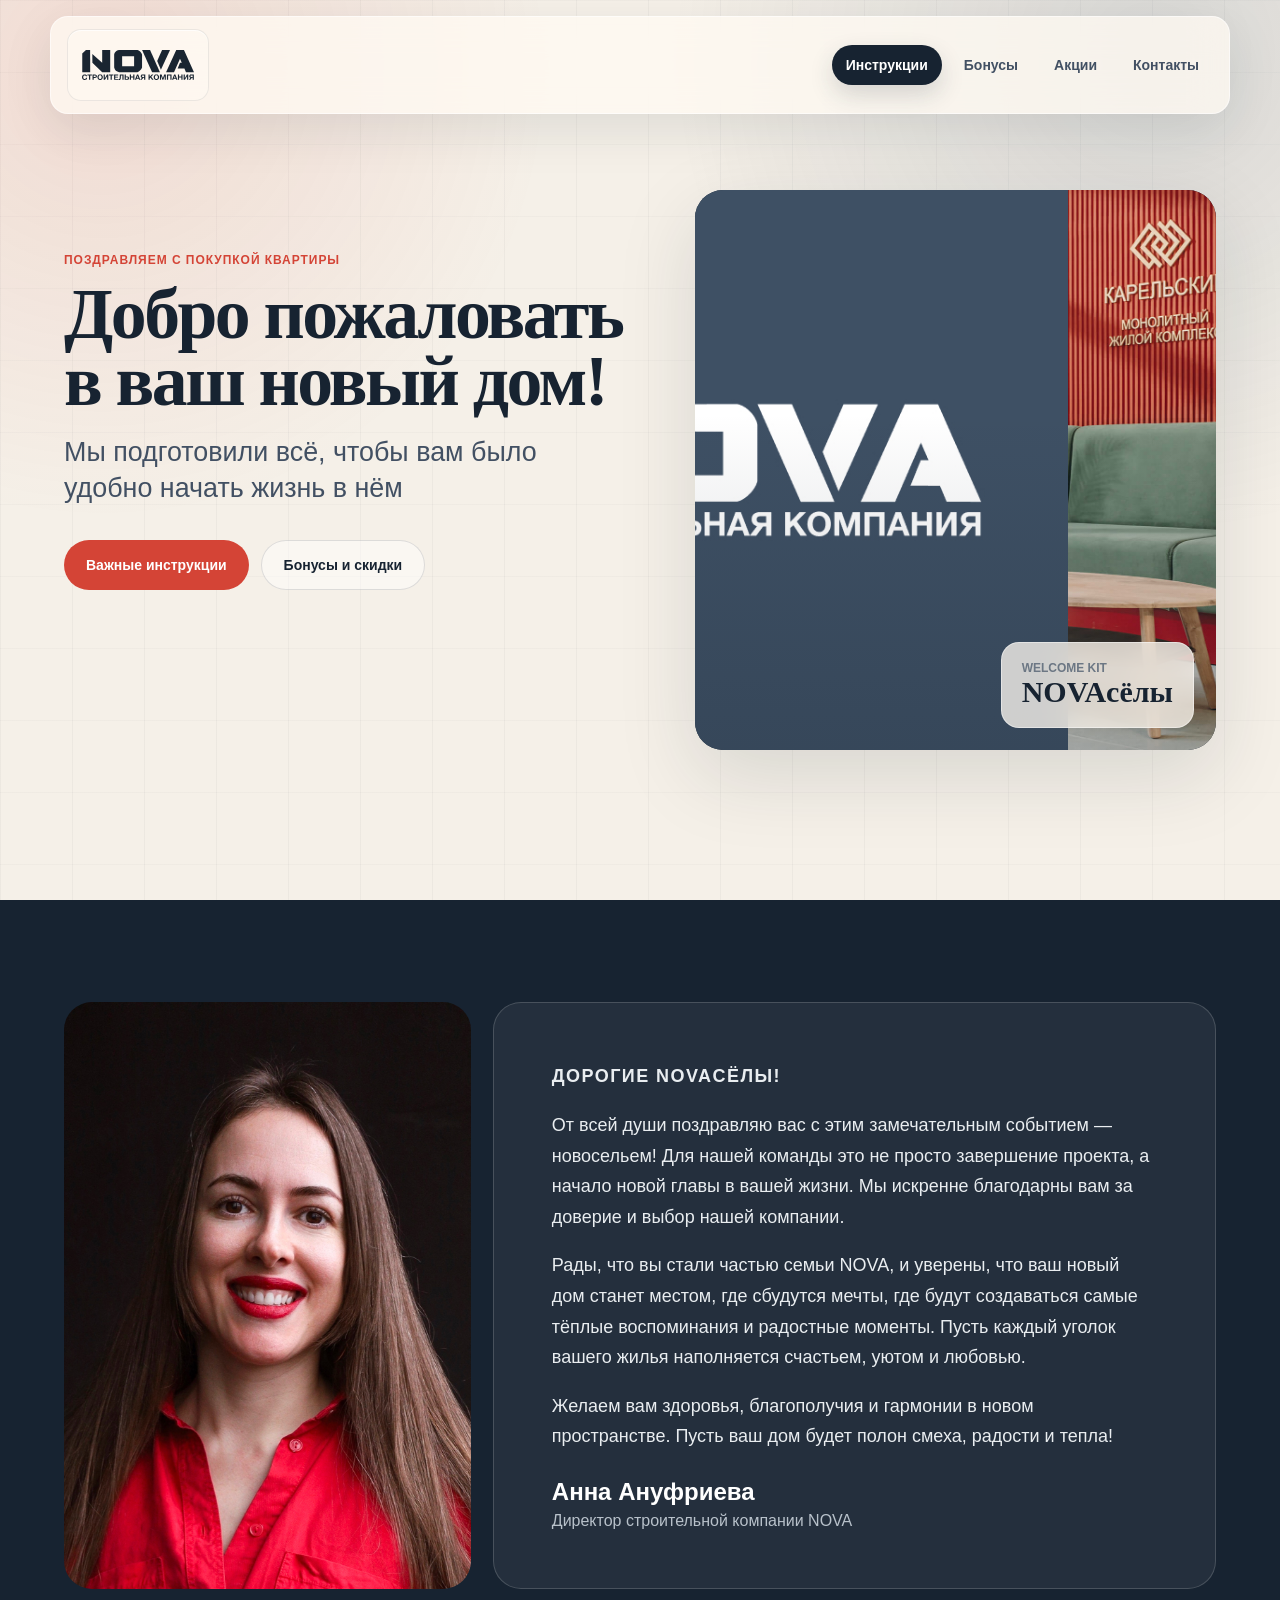
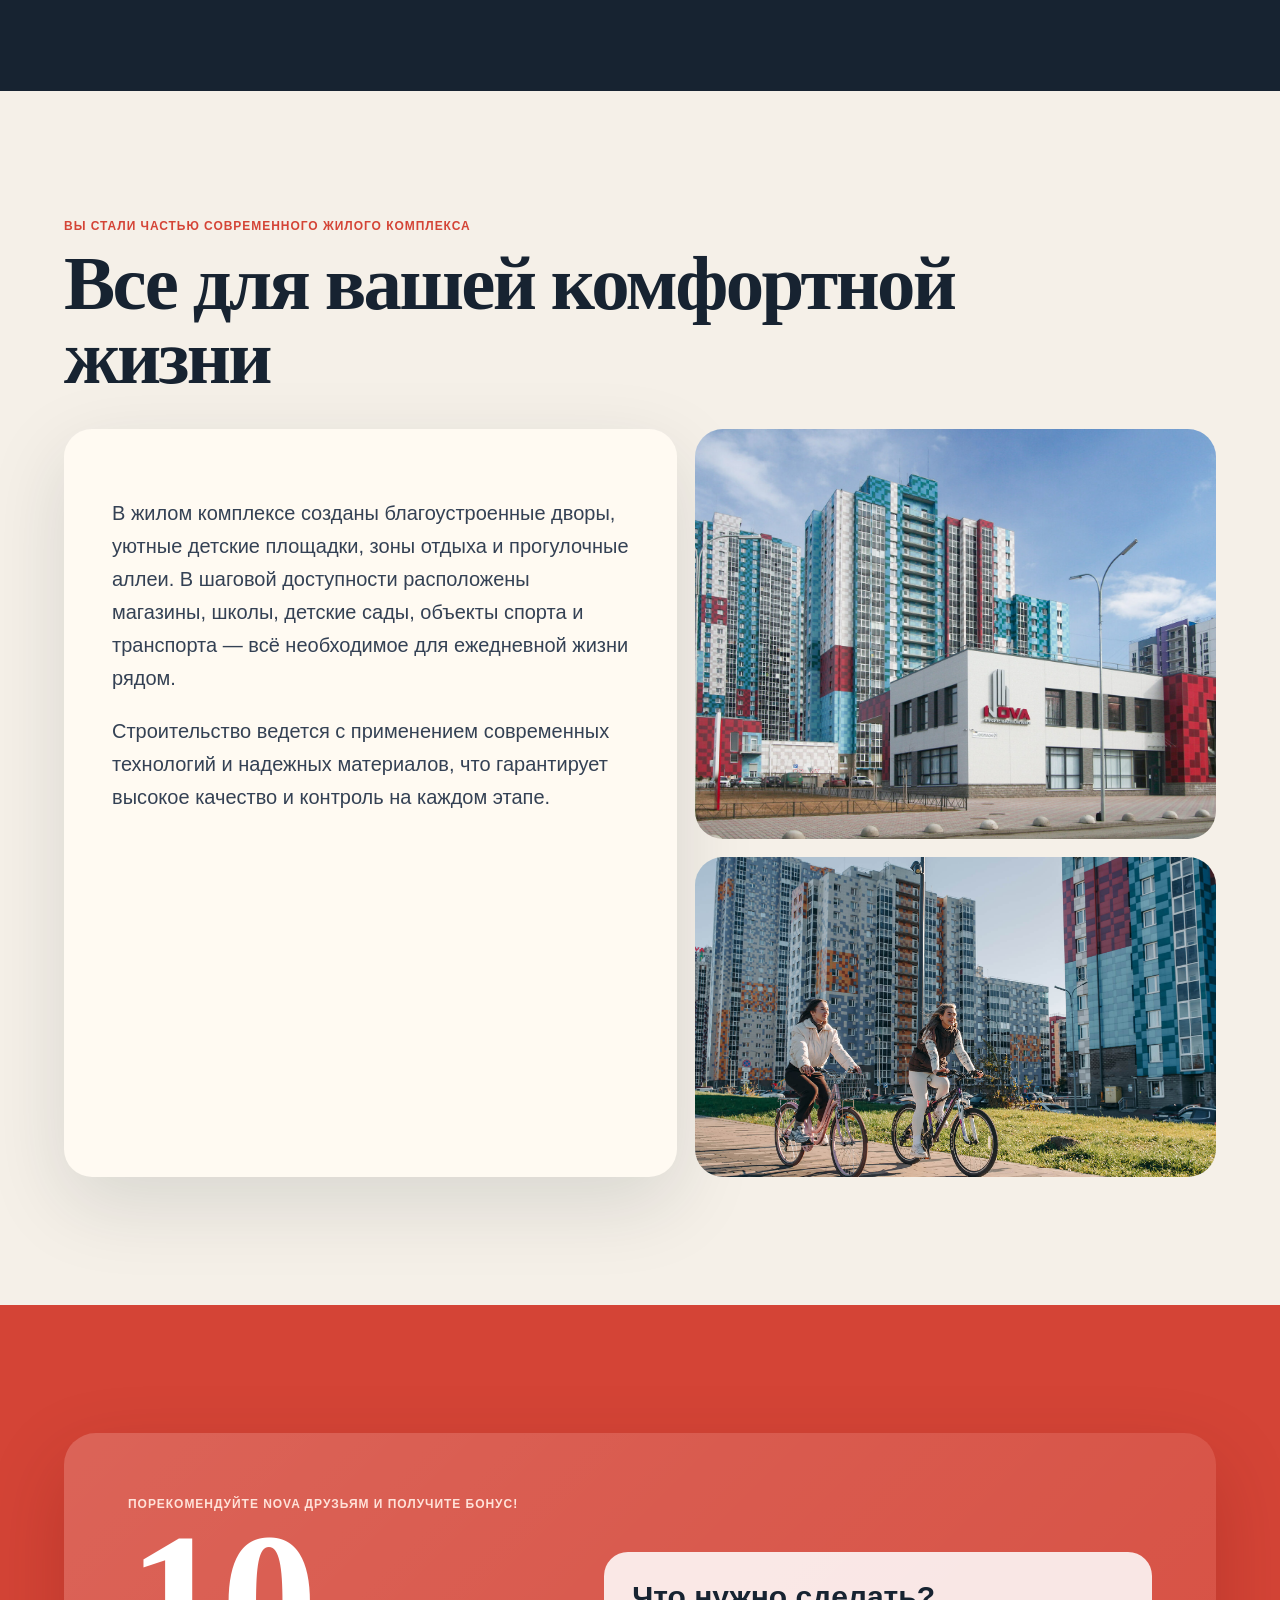
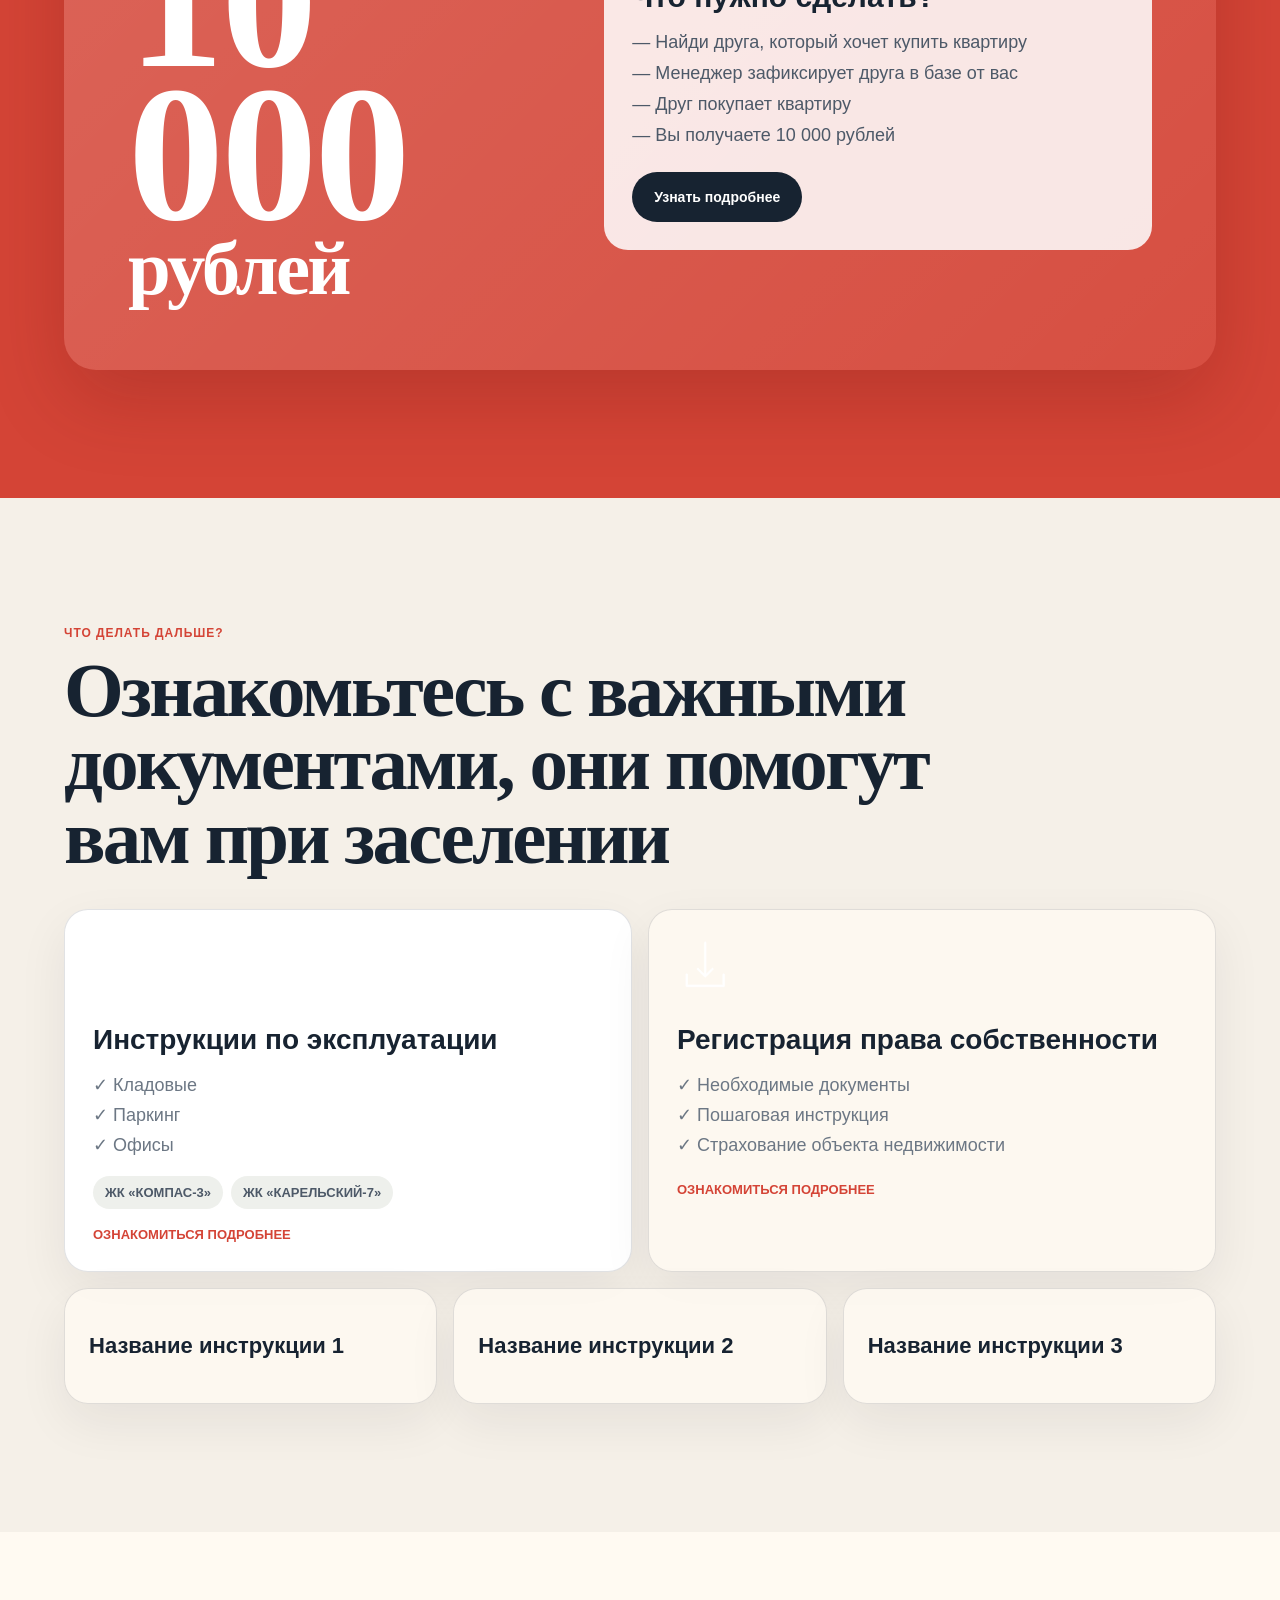
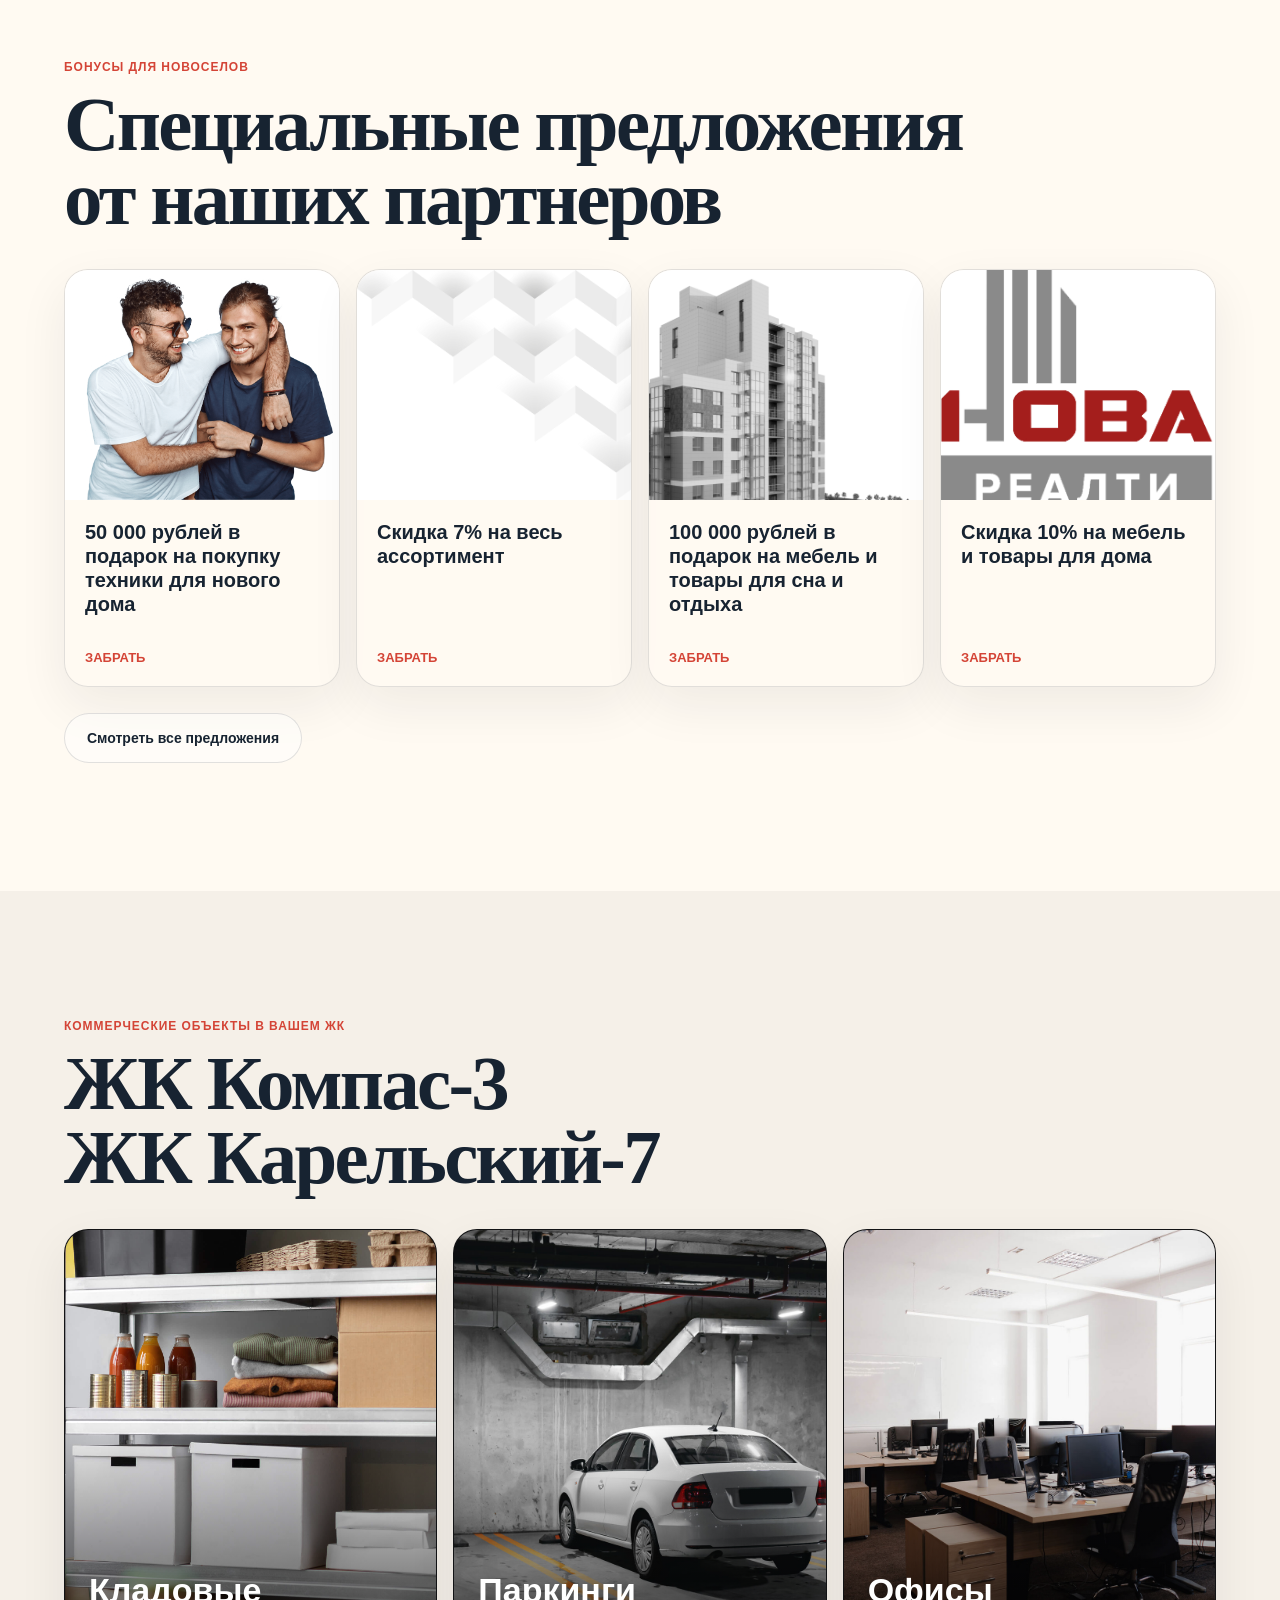
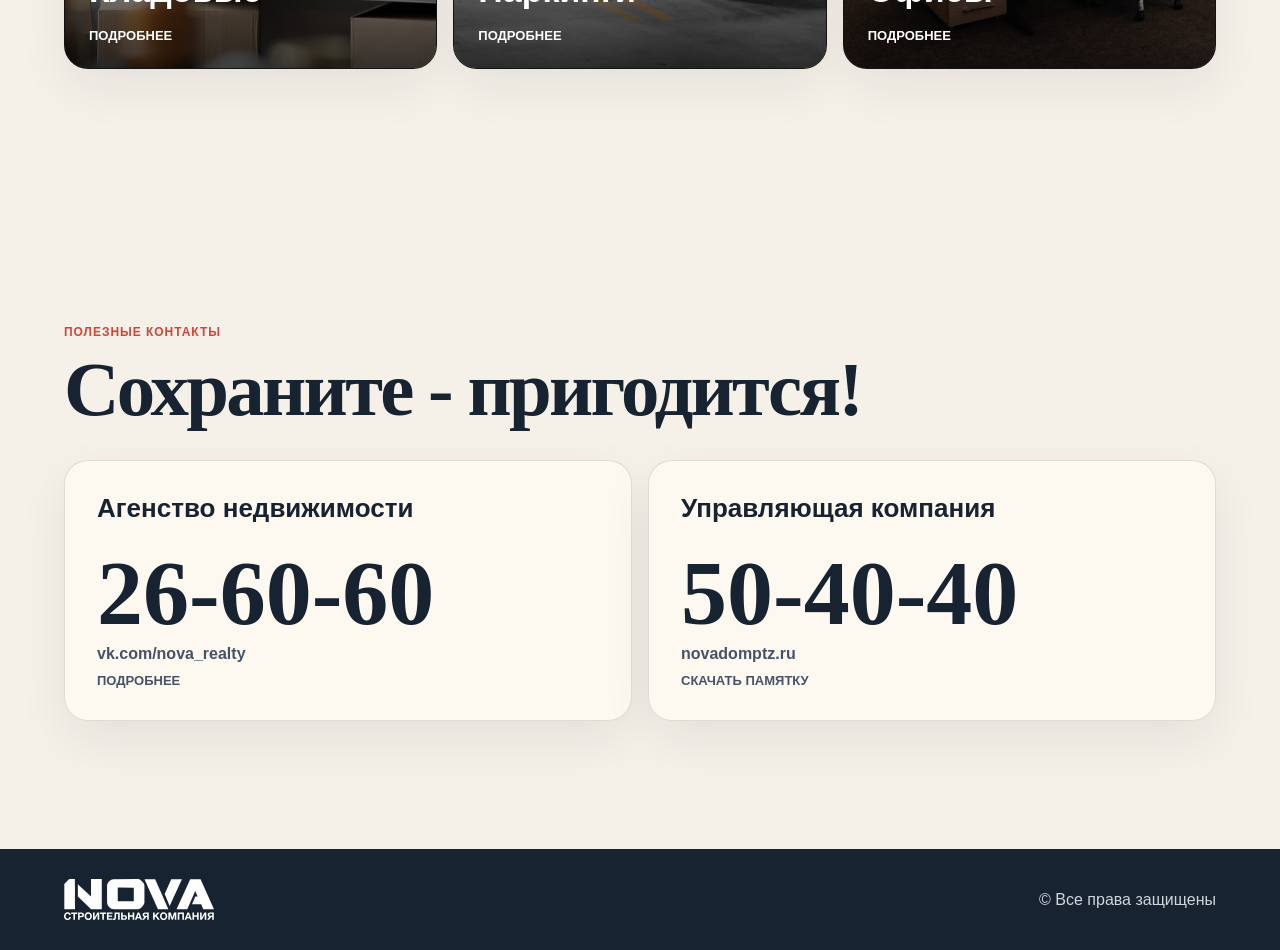
<file: index.html>
<!doctype html>
<html lang="ru">
<head>
  <meta charset="UTF-8" />
  <meta name="viewport" content="width=device-width, initial-scale=1.0" />
  <title>Добро пожаловать в ваш новый дом!</title>
  <meta name="description" content="Строительная компания NOVA подготовила всё, чтобы вам было удобно начать жизнь в нём" />
  <link rel="icon" href="favicon.svg" />
  <link rel="stylesheet" href="modern.css" />
</head>
<body data-page="modern-redesign">
  <header class="topbar">
    <a class="logo" href="#hero" aria-label="NOVA"><img src="nova-logo.svg" alt="NOVA строительная компания" /></a>
    <button class="menu" type="button" aria-label="Открыть меню" aria-expanded="false"><span></span><span></span></button>
    <nav class="nav" aria-label="Основная навигация">
      <a href="#welcome" data-nav-link>Инструкции</a>
      <a href="#bonus" data-nav-link>Бонусы</a>
      <a href="#offers" data-nav-link>Акции</a>
      <a href="#contacts" data-nav-link>Контакты</a>
    </nav>
  </header>

  <main>
    <section class="hero" id="hero">
      <div class="hero-copy reveal">
        <p class="kicker">Поздравляем с покупкой квартиры</p>
        <h1>Добро пожаловать в ваш новый дом!</h1>
        <p class="lead">Мы подготовили всё, чтобы вам было удобно начать жизнь в нём</p>
        <div class="hero-actions">
          <a class="btn primary" href="#welcome">Важные инструкции</a>
          <a class="btn ghost" href="#offers">Бонусы и скидки</a>
        </div>
      </div>
      <div class="hero-visual reveal delay-1">
        <video class="hero-video" src="https://cdnv.boomstream.com/balancer/pIdBXsP8-uNPTUzhe.mp4#t=0.1" autoplay muted loop playsinline preload="metadata" poster="hero-poster.jpg"></video>
        <div class="floating-note"><span>Welcome kit</span><strong>NOVAсёлы</strong></div>
      </div>
    </section>

    <section class="letter" id="welcome">
      <div class="portrait reveal"><img src="anna-anufrieva.jpg" alt="Анна Ануфриева" /></div>
      <div class="letter-card reveal delay-1">
        <p class="kicker">Дорогие NOVAсёлы!</p>
        <p>От всей души поздравляю вас с этим замечательным событием — новосельем! Для нашей команды это не просто завершение проекта, а начало новой главы в вашей жизни. Мы искренне благодарны вам за доверие и выбор нашей компании.</p>
        <p>Рады, что вы стали частью семьи NOVA, и уверены, что ваш новый дом станет местом, где сбудутся мечты, где будут создаваться самые тёплые воспоминания и радостные моменты. Пусть каждый уголок вашего жилья наполняется счастьем, уютом и любовью.</p>
        <p>Желаем вам здоровья, благополучия и гармонии в новом пространстве. Пусть ваш дом будет полон смеха, радости и тепла!</p>
        <footer><strong>Анна Ануфриева</strong><span>Директор строительной компании NOVA</span></footer>
      </div>
    </section>

    <section class="life section-pad">
      <div class="section-head reveal">
        <p class="kicker">Вы стали частью современного жилого комплекса</p>
        <h2>Все для вашей комфортной жизни</h2>
      </div>
      <div class="life-grid">
        <article class="life-text reveal">
          <p>В жилом комплексе созданы благоустроенные дворы, уютные детские площадки, зоны отдыха и прогулочные аллеи. В шаговой доступности расположены магазины, школы, детские сады, объекты спорта и транспорта — всё необходимое для ежедневной жизни рядом.</p>
          <p>Строительство ведется с применением современных технологий и надежных материалов, что гарантирует высокое качество и контроль на каждом этапе.</p>
        </article>
        <img class="life-img tall reveal delay-1" src="complex-1.jpg" alt="Жилой комплекс NOVA" />
        <img class="life-img reveal delay-2" src="complex-2.jpg" alt="Двор жилого комплекса" />
      </div>
    </section>

    <section class="referral" id="bonus">
      <div class="referral-card reveal">
        <div>
          <p class="kicker">Порекомендуйте NOVA друзьям и получите бонус!</p>
          <h2><span>10 000</span> рублей</h2>
        </div>
        <div class="steps">
          <h3>Что нужно сделать?</h3>
          <p>— Найди друга, который хочет купить квартиру</p>
          <p>— Менеджер зафиксирует друга в базе от вас</p>
          <p>— Друг покупает квартиру</p>
          <p>— Вы получаете 10 000 рублей</p>
          <a class="btn dark" href="https://nova-invest.pro/about/stock/privedi-druga/">Узнать подробнее</a>
        </div>
      </div>
    </section>

    <section class="section-pad docs">
      <div class="section-head reveal">
        <p class="kicker">Что делать дальше?</p>
        <h2>Ознакомьтесь с важными документами, они помогут вам при заселении</h2>
      </div>
      <div class="doc-grid">
        <article class="doc-card featured reveal">
          <img src="document.svg" alt="" />
          <h3>Инструкции по эксплуатации</h3>
          <p>✓ Кладовые</p><p>✓ Паркинг</p><p>✓ Офисы</p>
          <div class="chips"><span>ЖК «КОМПАС-3»</span><span>ЖК «КАРЕЛЬСКИЙ-7»</span></div>
          <a href="#">ОЗНАКОМИТЬСЯ ПОДРОБНЕЕ</a>
        </article>
        <article class="doc-card reveal delay-1">
          <img src="download.svg" alt="" />
          <h3>Регистрация права собственности</h3>
          <p>✓ Необходимые документы</p><p>✓ Пошаговая инструкция</p><p>✓ Страхование объекта недвижимости</p>
          <a href="#">ОЗНАКОМИТЬСЯ ПОДРОБНЕЕ</a>
        </article>
        <article class="doc-mini reveal delay-2">Название инструкции 1</article>
        <article class="doc-mini reveal delay-2">Название инструкции 2</article>
        <article class="doc-mini reveal delay-2">Название инструкции 3</article>
      </div>
    </section>

    <section class="section-pad offers-section" id="offers">
      <div class="section-head reveal">
        <p class="kicker">Бонусы для новоселов</p>
        <h2>Специальные предложения от наших партнеров</h2>
      </div>
      <div class="offer-grid">
        <article class="offer reveal"><img src="offer-tech.png" alt="Партнерское предложение" /><div><h3>50 000 рублей в подарок на покупку техники для нового дома</h3><a href="#">Забрать</a></div></article>
        <article class="offer reveal delay-1"><img src="offer-sale.png" alt="Партнерское предложение" /><div><h3>Скидка 7% на весь ассортимент</h3><a href="#">Забрать</a></div></article>
        <article class="offer reveal delay-2"><img src="offer-furniture.png" alt="Партнерское предложение" /><div><h3>100 000 рублей в подарок на мебель и товары для сна и отдыха</h3><a href="#">Забрать</a></div></article>
        <article class="offer reveal"><img src="offer-home.png" alt="Партнерское предложение" /><div><h3>Скидка 10% на мебель и товары для дома</h3><a href="#">Забрать</a></div></article>
      </div>
      <a class="btn outline center" href="#offers">Смотреть все предложения</a>
    </section>

    <section class="section-pad commerce">
      <div class="section-head reveal">
        <p class="kicker">Коммерческие объекты в вашем ЖК</p>
        <h2>ЖК Компас-3<br />ЖК Карельский-7</h2>
      </div>
      <div class="commerce-grid">
        <article class="commerce-card reveal"><img src="storage.jpg" alt="Кладовые" /><div><h3>Кладовые</h3><a href="#">Подробнее</a></div></article>
        <article class="commerce-card reveal delay-1"><img src="parking.jpg" alt="Паркинги" /><div><h3>Паркинги</h3><a href="#">Подробнее</a></div></article>
        <article class="commerce-card reveal delay-2"><img src="office.jpg" alt="Офисы" /><div><h3>Офисы</h3><a href="#">Подробнее</a></div></article>
      </div>
    </section>

    <section class="contacts section-pad" id="contacts">
      <div class="section-head reveal">
        <p class="kicker">Полезные контакты</p>
        <h2>Сохраните - пригодится!</h2>
      </div>
      <div class="contact-grid">
        <article class="contact-card reveal"><h3>Агенство недвижимости</h3><a class="phone" href="tel:266060">26-60-60</a><a href="https://vk.com/nova_realty">vk.com/nova_realty</a><a class="small-link" href="https://nova-invest.pro/">ПОДРОБНЕЕ</a></article>
        <article class="contact-card reveal delay-1"><h3>Управляющая компания</h3><a class="phone" href="tel:504040">50-40-40</a><a href="https://novadomptz.ru/">novadomptz.ru</a><a class="small-link" href="#">Скачать памятку</a></article>
      </div>
    </section>
  </main>

  <footer class="footer"><a class="footer-logo" href="#hero"><img src="nova-logo.svg" alt="NOVA" /></a><span>© Все права защищены</span></footer>
  <script src="modern.js"></script>
</body>
</html>
</file>
<file: modern.css>
:root{--ink:#172331;--muted:#6c7784;--paper:#f5f0e8;--soft:#fffaf2;--line:rgba(23,35,49,.13);--red:#d44436;--blue:#405771;--gold:#d99f58;--green:#5d7567;--shadow:0 26px 80px rgba(23,35,49,.13)}*{box-sizing:border-box}html{scroll-behavior:smooth}body{margin:0;background:var(--paper);color:var(--ink);font-family:Inter,Arial,sans-serif}body:before{position:fixed;inset:0;z-index:-1;pointer-events:none;content:"";background:radial-gradient(circle at 8% 8%,rgba(212,68,54,.12),transparent 28rem),radial-gradient(circle at 90% 6%,rgba(64,87,113,.16),transparent 30rem),linear-gradient(90deg,rgba(23,35,49,.035) 1px,transparent 1px),linear-gradient(rgba(23,35,49,.025) 1px,transparent 1px);background-size:auto,auto,72px 72px,72px 72px}a{color:inherit;text-decoration:none}img{display:block;max-width:100%}.topbar{position:fixed;top:16px;left:50%;z-index:50;display:grid;width:min(1180px,calc(100% - 32px));grid-template-columns:auto 1fr;align-items:center;gap:20px;transform:translateX(-50%);border:1px solid rgba(255,255,255,.55);border-radius:18px;padding:12px 16px;background:rgba(255,250,242,.76);box-shadow:0 16px 50px rgba(23,35,49,.1);backdrop-filter:blur(18px)}.logo{display:flex;align-items:center;justify-content:center;width:142px;height:72px;border:1px solid rgba(23,35,49,.08);border-radius:14px;padding:12px;background:rgba(255,250,242,.62);box-shadow:inset 0 1px 0 rgba(255,255,255,.72)}.logo img{width:112px;height:auto;filter:brightness(0) saturate(100%) invert(11%) sepia(18%) saturate(1285%) hue-rotate(172deg) brightness(93%) contrast(92%)}.nav{display:flex;justify-content:flex-end;gap:8px;color:#425063;font-size:14px;font-weight:800}.nav a{border-radius:999px;padding:12px 14px;transition:background .2s ease,color .2s ease,box-shadow .2s ease}.nav a:hover,.nav a.is-active{background:var(--ink);color:#fff;box-shadow:0 10px 24px rgba(23,35,49,.16)}.menu{display:none}.hero{display:grid;min-height:100vh;grid-template-columns:minmax(0,1fr) minmax(380px,.92fr);gap:clamp(34px,5vw,74px);align-items:start;padding:190px clamp(18px,5vw,70px) 54px}.hero-copy{min-width:0;align-self:start;padding-top:clamp(42px,7vh,86px);padding-bottom:0}.kicker{margin:0 0 14px;color:var(--red);font-size:12px;font-weight:900;letter-spacing:.08em;text-transform:uppercase}.hero h1{max-width:760px;margin:0 0 18px;font-family:Georgia,"Times New Roman",serif;font-size:clamp(48px,5.6vw,88px);line-height:.94;letter-spacing:-.035em}.lead{max-width:560px;margin:0;color:#425063;font-size:clamp(19px,2.1vw,27px);line-height:1.34}.hero-actions{display:flex;flex-wrap:wrap;gap:12px;margin-top:34px}.btn{display:inline-flex;min-height:50px;align-items:center;justify-content:center;border-radius:999px;padding:0 22px;font-size:14px;font-weight:900}.primary{background:var(--red);color:white}.ghost,.outline{border:1px solid var(--line);background:rgba(255,255,255,.46)}.dark{margin-top:16px;background:var(--ink);color:white}.center{width:max-content;margin:26px auto 0}.hero-visual{position:relative;align-self:start;min-width:0;min-height:560px;overflow:hidden;border-radius:28px;box-shadow:var(--shadow);background:#172331}.hero-visual:after{position:absolute;inset:0;content:"";background:linear-gradient(180deg,transparent 40%,rgba(23,35,49,.2))}.hero-visual img,.hero-video{width:100%;height:100%;object-fit:cover}.hero-video{display:block;min-height:560px}.floating-note{position:absolute;right:22px;bottom:22px;z-index:2;border:1px solid rgba(255,255,255,.44);border-radius:18px;padding:18px 20px;background:rgba(255,250,242,.76);backdrop-filter:blur(16px)}.floating-note span{display:block;color:var(--muted);font-size:12px;font-weight:800;text-transform:uppercase}.floating-note strong{font-family:Georgia,serif;font-size:30px}.section-pad{padding:clamp(72px,10vw,134px) clamp(18px,5vw,70px)}.section-head{max-width:920px;margin-bottom:34px}.section-head h2,.referral h2{margin:0;font-family:Georgia,"Times New Roman",serif;font-size:clamp(38px,6vw,86px);line-height:.96;letter-spacing:-.035em}.letter{display:grid;grid-template-columns:minmax(260px,.72fr) minmax(0,1.28fr);gap:22px;padding:clamp(64px,8vw,110px) clamp(18px,5vw,70px);background:#172331;color:#fff}.portrait{overflow:hidden;border-radius:28px;min-height:520px}.portrait img{width:100%;height:100%;object-fit:cover}.letter-card{align-self:center;border:1px solid rgba(255,255,255,.16);border-radius:28px;padding:clamp(26px,5vw,58px);background:rgba(255,255,255,.06)}.letter-card p{color:#e9edf0;font-size:18px;line-height:1.7}.letter-card footer{display:grid;gap:6px;margin-top:26px}.letter-card strong{font-size:24px}.letter-card span{color:#b8c1ca}.life-grid{display:grid;grid-template-columns:1fr .85fr;grid-template-rows:auto auto;gap:18px}.life-text{grid-row:1 / span 2;border-radius:28px;padding:clamp(26px,4vw,48px);background:var(--soft);box-shadow:var(--shadow)}.life-text p{font-size:20px;line-height:1.65;color:#344154}.life-img{width:100%;height:320px;object-fit:cover;border-radius:28px}.life-img.tall{height:410px}.referral{padding:clamp(70px,10vw,128px) clamp(18px,5vw,70px);background:#d44436;color:white}.referral-card{display:grid;grid-template-columns:.9fr 1.1fr;gap:28px;align-items:center;border-radius:32px;padding:clamp(28px,5vw,64px);background:linear-gradient(135deg,rgba(255,255,255,.17),rgba(255,255,255,.06));box-shadow:0 30px 80px rgba(80,12,8,.2)}.referral .kicker{color:#ffe2d9}.referral h2 span{display:block;font-size:clamp(84px,15vw,210px);line-height:.8}.steps{border-radius:24px;padding:28px;background:rgba(255,255,255,.86);color:var(--ink)}.steps h3{margin:0 0 18px;font-size:30px}.steps p{margin:10px 0;color:#4d5968;font-size:18px}.doc-grid{display:grid;grid-template-columns:repeat(6,1fr);gap:16px}.doc-card,.doc-mini,.offer,.commerce-card,.contact-card{border:1px solid var(--line);border-radius:24px;background:rgba(255,250,242,.78);box-shadow:0 18px 50px rgba(23,35,49,.07)}.doc-card{grid-column:span 3;padding:28px}.doc-card.featured{background:#fff}.doc-card img{width:56px;height:56px;margin-bottom:30px}.doc-card h3{margin:0 0 18px;font-size:28px}.doc-card p{margin:8px 0;color:var(--muted);font-size:18px}.doc-card a,.offer a,.commerce-card a,.small-link{display:inline-flex;margin-top:18px;color:var(--red);font-size:13px;font-weight:900;text-transform:uppercase}.chips{display:flex;flex-wrap:wrap;gap:8px;margin-top:20px}.chips span{border-radius:999px;padding:9px 12px;background:#eef0ec;color:#4d5968;font-size:13px;font-weight:800}.doc-mini{grid-column:span 2;display:flex;min-height:116px;align-items:center;padding:24px;font-size:22px;font-weight:900}.offers-section{background:#fffaf2}.offer-grid{display:grid;grid-template-columns:repeat(4,1fr);gap:16px}.offer{overflow:hidden}.offer img{width:100%;height:230px;object-fit:cover;background:#fff}.offer div{padding:20px}.offer h3{min-height:112px;margin:0;font-size:20px;line-height:1.2}.commerce-grid{display:grid;grid-template-columns:repeat(3,1fr);gap:16px}.commerce-card{position:relative;overflow:hidden;min-height:440px;background:#111}.commerce-card img{width:100%;height:100%;object-fit:cover;filter:saturate(.92)}.commerce-card:after{position:absolute;inset:0;content:"";background:linear-gradient(180deg,transparent 45%,rgba(0,0,0,.72))}.commerce-card div{position:absolute;left:24px;right:24px;bottom:24px;z-index:2;color:white}.commerce-card h3{margin:0;font-size:34px}.commerce-card a{color:white}.contact-grid{display:grid;grid-template-columns:repeat(2,1fr);gap:16px}.contact-card{padding:32px}.contact-card h3{margin:0 0 28px;font-size:26px}.contact-card a{display:block;margin-top:10px;color:#465366;font-weight:800}.contact-card .phone{font-family:Georgia,serif;color:var(--ink);font-size:clamp(48px,8vw,92px);line-height:.9}.footer{display:flex;align-items:center;justify-content:space-between;gap:20px;padding:30px clamp(18px,5vw,70px);background:#172331;color:#cfd6dc}.footer-logo{display:flex;align-items:center;width:150px}.footer-logo img{width:150px;filter:none}.reveal{opacity:0;transform:translateY(22px);transition:opacity .7s ease,transform .7s ease}.reveal.in{opacity:1;transform:none}.delay-1{transition-delay:.08s}.delay-2{transition-delay:.16s}@media(max-width:980px){.hero,.letter,.referral-card,.life-grid,.contact-grid{grid-template-columns:1fr}.hero{padding-top:128px}.hero h1{max-width:880px}.hero-visual{min-height:420px}.hero-video{min-height:420px}.portrait{min-height:420px}.doc-card,.doc-mini{grid-column:span 6}.offer-grid,.commerce-grid{grid-template-columns:1fr 1fr}.life-text{grid-row:auto}}@media(max-width:720px){.topbar{top:10px;width:calc(100% - 20px);grid-template-columns:1fr auto;border-radius:14px}.logo{width:118px;height:60px;padding:10px}.logo img{width:94px}.menu{display:grid;width:42px;height:42px;place-items:center;border:1px solid var(--line);border-radius:12px;background:white}.menu span{display:block;width:18px;height:2px;background:var(--ink)}.menu span+span{margin-top:5px}.nav{display:none;grid-column:1/-1;justify-content:flex-start;flex-wrap:wrap;padding-top:8px}.topbar.open .nav{display:flex}.hero{grid-template-columns:1fr;min-height:auto;padding-top:112px;padding-bottom:34px}.hero-copy{padding-top:18px;padding-bottom:0}.hero h1{font-size:clamp(44px,13vw,70px)}.hero-actions,.btn{width:100%}.hero-visual{min-height:330px;border-radius:22px}.hero-video{min-height:330px}.letter,.section-pad,.referral{padding-left:16px;padding-right:16px}.letter-card,.life-text,.referral-card{border-radius:22px}.offer-grid,.commerce-grid{grid-template-columns:1fr}.commerce-card{min-height:320px}.contact-card .phone{font-size:54px}.footer{align-items:flex-start;flex-direction:column}}
</file>
